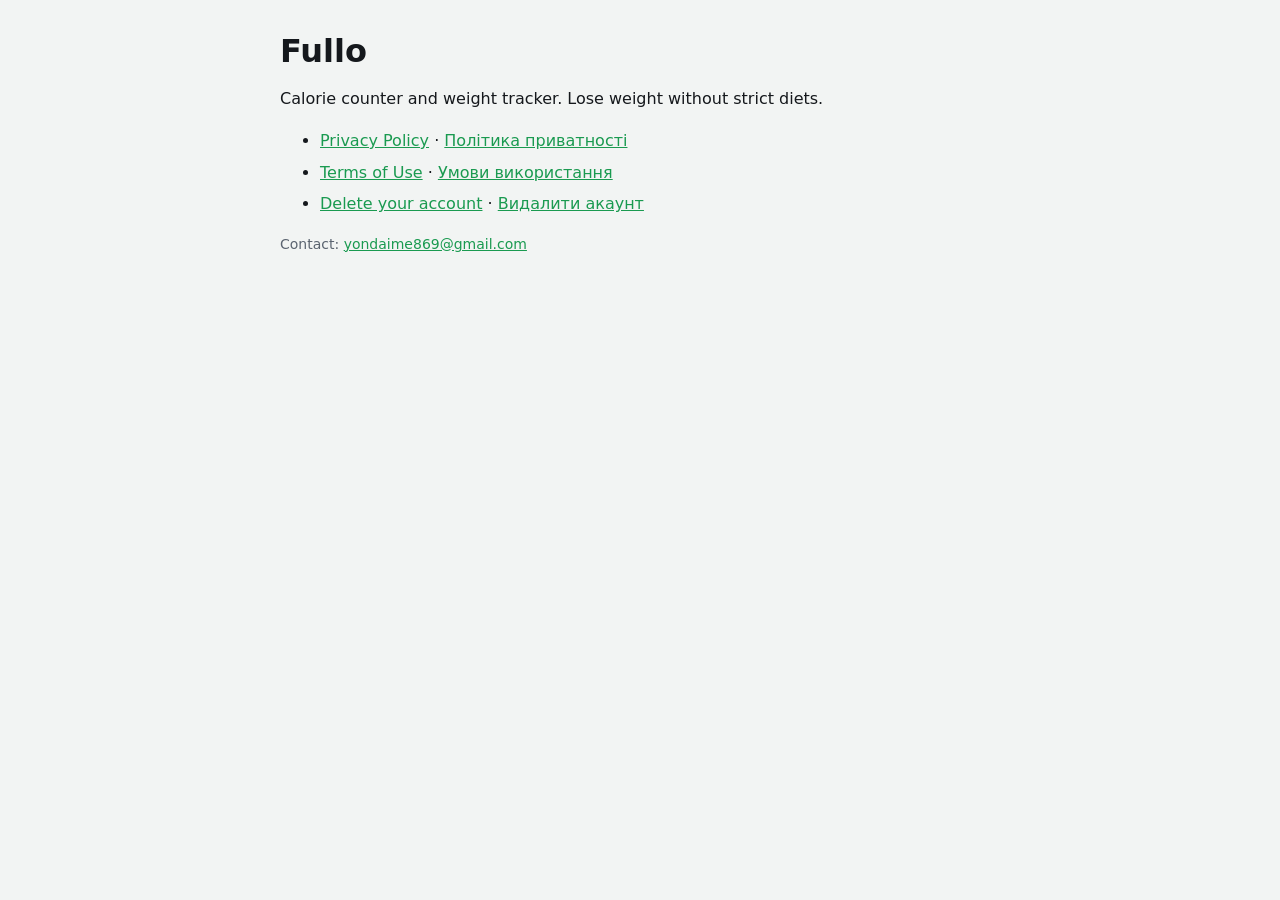
<file: index.html>
<!doctype html>
<html lang="en">
  <head>
    <meta charset="utf-8" />
    <meta name="viewport" content="width=device-width, initial-scale=1" />
    <title>Fullo</title>
    <link rel="stylesheet" href="style.css" />
  </head>
  <body>
    <main>
      <h1>Fullo</h1>
      <p>Calorie counter and weight tracker. Lose weight without strict diets.</p>
      <ul>
        <li>
          <a href="privacy.html">Privacy Policy</a> ·
          <a href="privacy.html#uk">Політика приватності</a>
        </li>
        <li>
          <a href="terms.html">Terms of Use</a> · <a href="terms.html#uk">Умови використання</a>
        </li>
        <li>
          <a href="delete-account.html">Delete your account</a> ·
          <a href="delete-account.html#uk">Видалити акаунт</a>
        </li>
      </ul>
      <p class="muted">Contact: <a href="mailto:yondaime869@gmail.com">yondaime869@gmail.com</a></p>
    </main>
  </body>
</html>
</file>
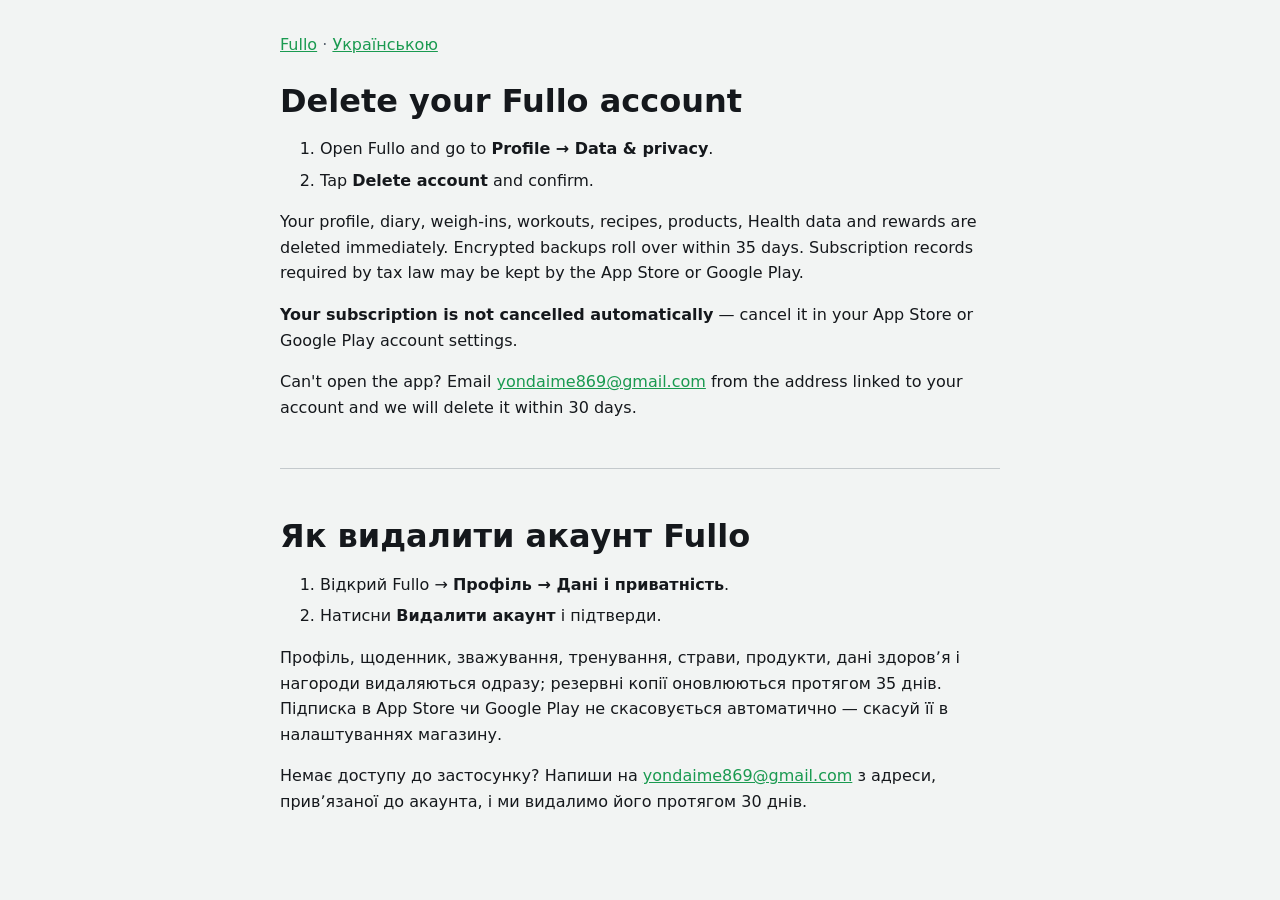
<file: delete-account.html>
<!doctype html>
<html lang="en">
  <head>
    <meta charset="utf-8" />
    <meta name="viewport" content="width=device-width, initial-scale=1" />
    <title>Fullo — Delete your account</title>
    <link rel="stylesheet" href="style.css" />
  </head>
  <body>
    <main>
      <nav><a href="./">Fullo</a> · <a href="#uk">Українською</a></nav>
      <h1>Delete your Fullo account</h1>
      <ol>
        <li>Open Fullo and go to <b>Profile → Data &amp; privacy</b>.</li>
        <li>Tap <b>Delete account</b> and confirm.</li>
      </ol>
      <p>
        Your profile, diary, weigh-ins, workouts, recipes, products, Health data and rewards are
        deleted immediately. Encrypted backups roll over within 35 days. Subscription records
        required by tax law may be kept by the App Store or Google Play.
      </p>
      <p>
        <b>Your subscription is not cancelled automatically</b> — cancel it in your App Store or
        Google Play account settings.
      </p>
      <p>
        Can't open the app? Email
        <a href="mailto:yondaime869@gmail.com?subject=Delete%20my%20Fullo%20account">yondaime869@gmail.com</a>
        from the address linked to your account and we will delete it within 30 days.
      </p>

      <hr id="uk" />
      <div lang="uk">
        <h1>Як видалити акаунт Fullo</h1>
        <ol>
          <li>Відкрий Fullo → <b>Профіль → Дані і приватність</b>.</li>
          <li>Натисни <b>Видалити акаунт</b> і підтверди.</li>
        </ol>
        <p>
          Профіль, щоденник, зважування, тренування, страви, продукти, дані здоровʼя і нагороди
          видаляються одразу; резервні копії оновлюються протягом 35 днів. Підписка в App Store чи
          Google Play не скасовується автоматично — скасуй її в налаштуваннях магазину.
        </p>
        <p>
          Немає доступу до застосунку? Напиши на
          <a href="mailto:yondaime869@gmail.com">yondaime869@gmail.com</a> з адреси, привʼязаної до акаунта, і
          ми видалимо його протягом 30 днів.
        </p>
      </div>
    </main>
  </body>
</html>
</file>
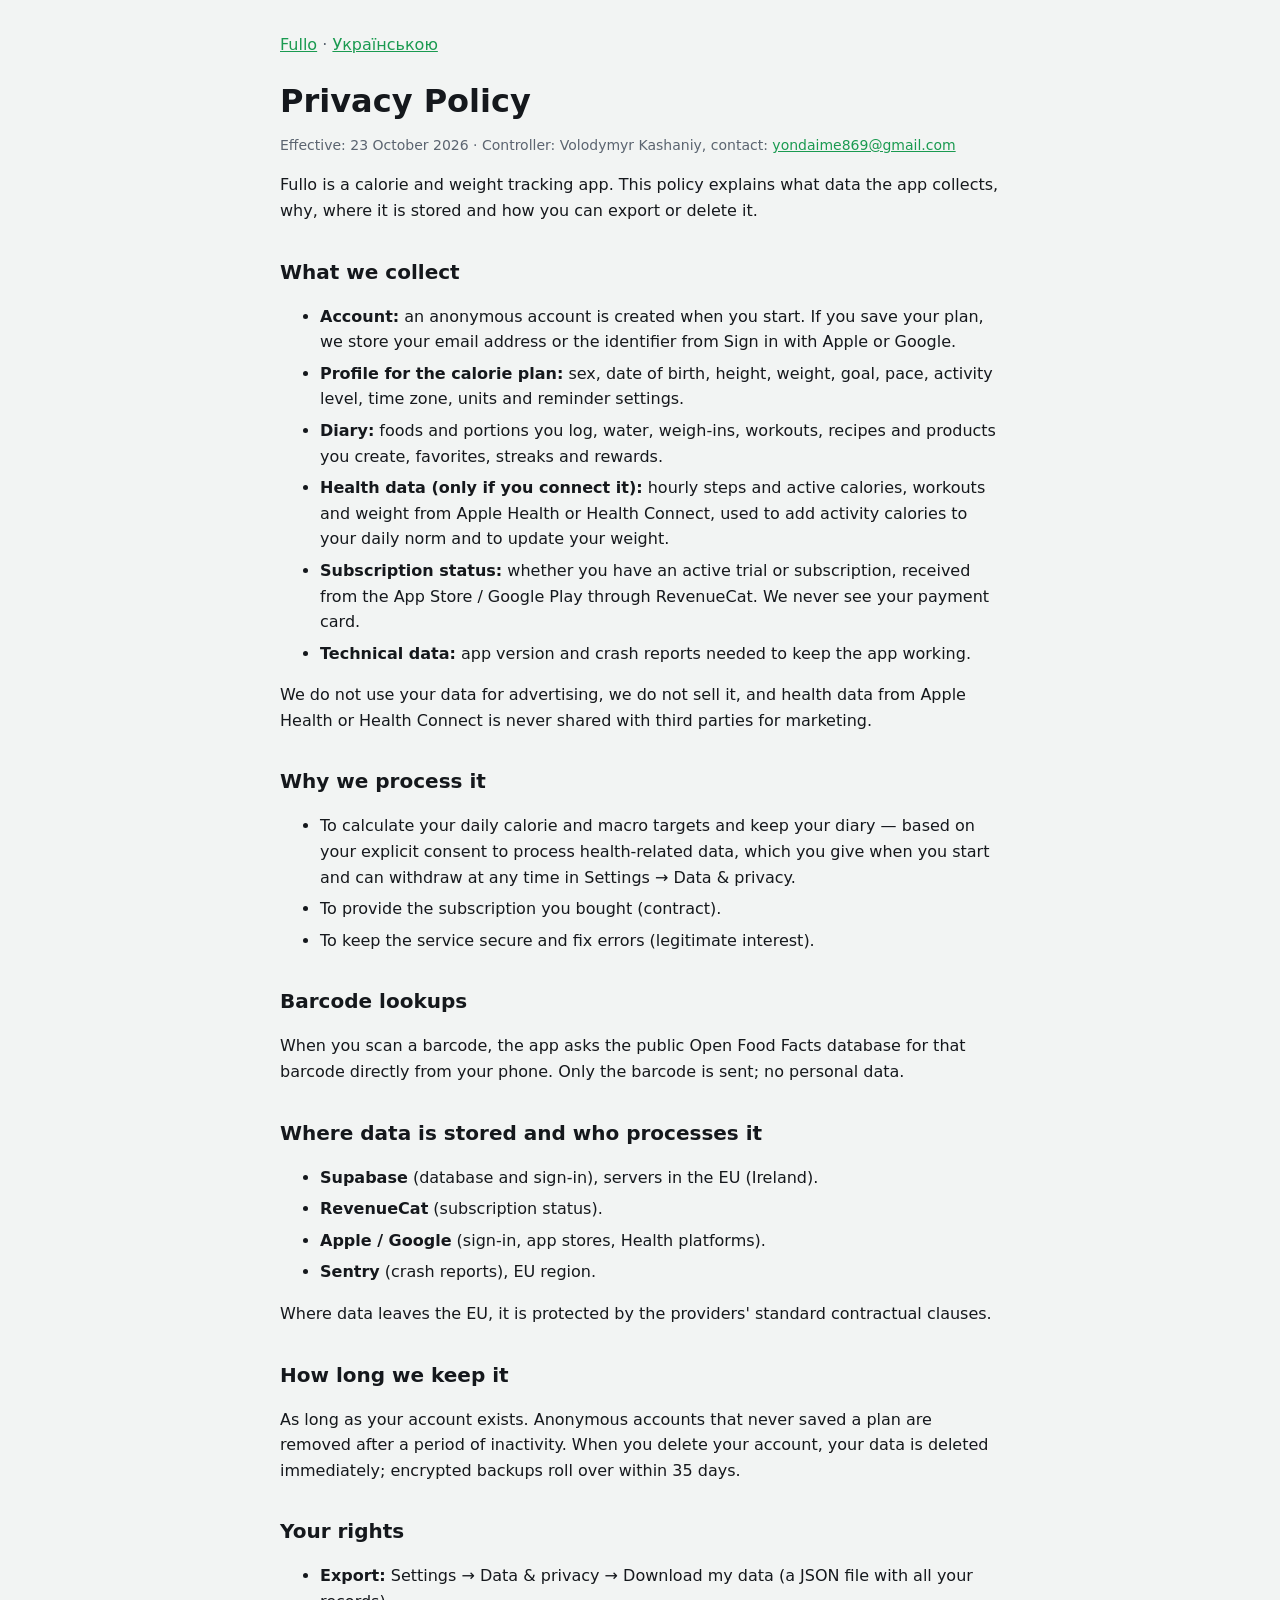
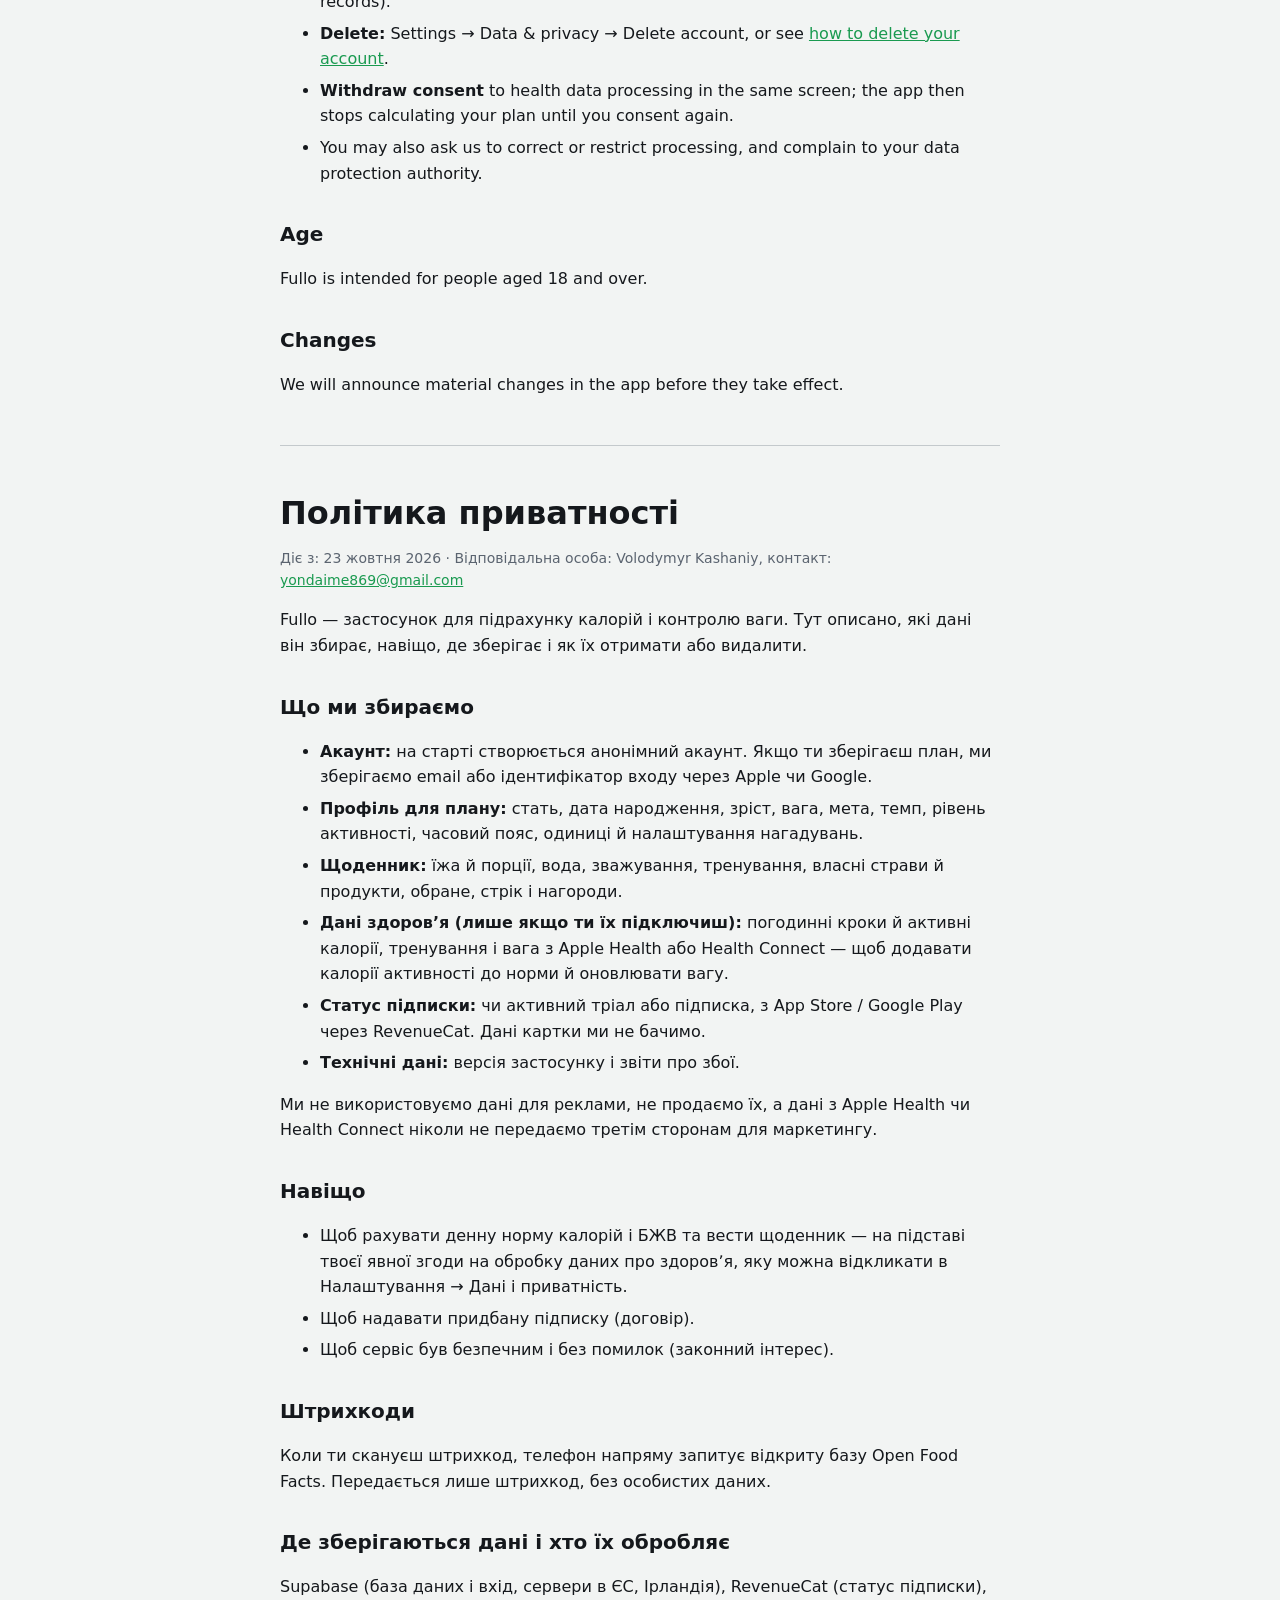
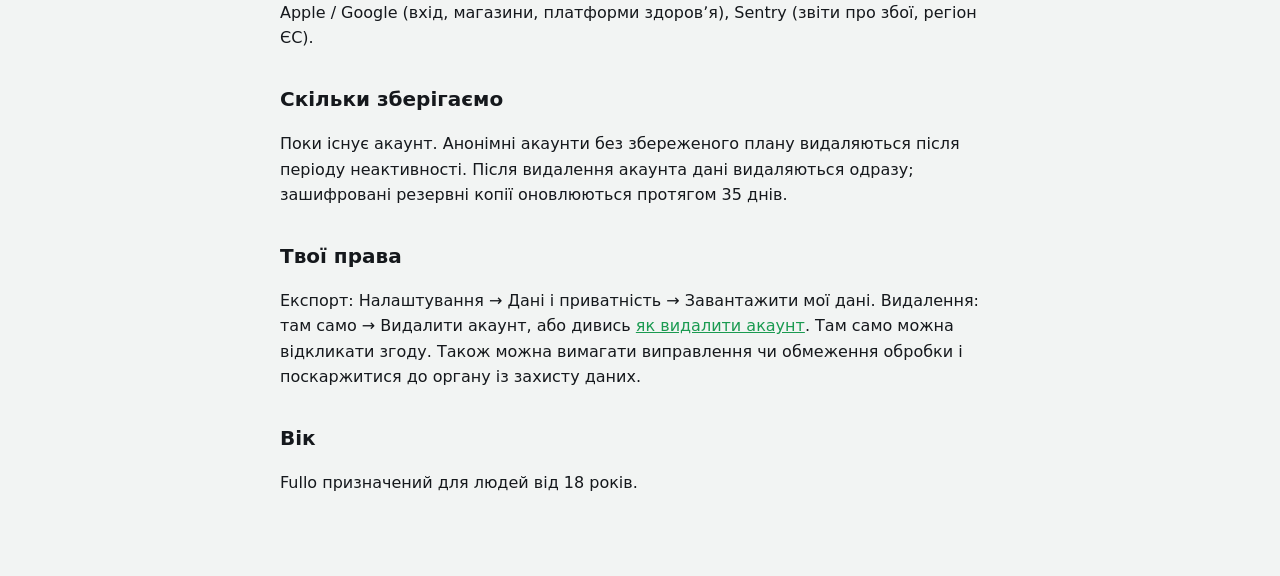
<file: privacy.html>
<!doctype html>
<html lang="en">
  <head>
    <meta charset="utf-8" />
    <meta name="viewport" content="width=device-width, initial-scale=1" />
    <title>Fullo — Privacy Policy</title>
    <link rel="stylesheet" href="style.css" />
  </head>
  <body>
    <main>
      <nav><a href="./">Fullo</a> · <a href="#uk">Українською</a></nav>

      <h1>Privacy Policy</h1>
      <p class="muted">
        Effective: 23 October 2026 · Controller: Volodymyr Kashaniy, contact:
        <a href="mailto:yondaime869@gmail.com">yondaime869@gmail.com</a>
      </p>

      <p>
        Fullo is a calorie and weight tracking app. This policy explains what data the app collects,
        why, where it is stored and how you can export or delete it.
      </p>

      <h2>What we collect</h2>
      <ul>
        <li>
          <b>Account:</b> an anonymous account is created when you start. If you save your plan, we
          store your email address or the identifier from Sign in with Apple or Google.
        </li>
        <li>
          <b>Profile for the calorie plan:</b> sex, date of birth, height, weight, goal, pace,
          activity level, time zone, units and reminder settings.
        </li>
        <li>
          <b>Diary:</b> foods and portions you log, water, weigh-ins, workouts, recipes and products
          you create, favorites, streaks and rewards.
        </li>
        <li>
          <b>Health data (only if you connect it):</b> hourly steps and active calories, workouts
          and weight from Apple Health or Health Connect, used to add activity calories to your
          daily norm and to update your weight.
        </li>
        <li>
          <b>Subscription status:</b> whether you have an active trial or subscription, received
          from the App Store / Google Play through RevenueCat. We never see your payment card.
        </li>
        <li>
          <b>Technical data:</b> app version and crash reports needed to keep the app working.
        </li>
      </ul>
      <p>
        We do not use your data for advertising, we do not sell it, and health data from Apple
        Health or Health Connect is never shared with third parties for marketing.
      </p>

      <h2>Why we process it</h2>
      <ul>
        <li>
          To calculate your daily calorie and macro targets and keep your diary — based on your
          explicit consent to process health-related data, which you give when you start and can
          withdraw at any time in Settings → Data &amp; privacy.
        </li>
        <li>To provide the subscription you bought (contract).</li>
        <li>To keep the service secure and fix errors (legitimate interest).</li>
      </ul>

      <h2>Barcode lookups</h2>
      <p>
        When you scan a barcode, the app asks the public Open Food Facts database for that barcode
        directly from your phone. Only the barcode is sent; no personal data.
      </p>

      <h2>Where data is stored and who processes it</h2>
      <ul>
        <li><b>Supabase</b> (database and sign-in), servers in the EU (Ireland).</li>
        <li><b>RevenueCat</b> (subscription status).</li>
        <li><b>Apple / Google</b> (sign-in, app stores, Health platforms).</li>
        <li><b>Sentry</b> (crash reports), EU region.</li>
      </ul>
      <p>
        Where data leaves the EU, it is protected by the providers' standard contractual clauses.
      </p>

      <h2>How long we keep it</h2>
      <p>
        As long as your account exists. Anonymous accounts that never saved a plan are removed after
        a period of inactivity. When you delete your account, your data is deleted immediately;
        encrypted backups roll over within 35 days.
      </p>

      <h2>Your rights</h2>
      <ul>
        <li>
          <b>Export:</b> Settings → Data &amp; privacy → Download my data (a JSON file with all your
          records).
        </li>
        <li>
          <b>Delete:</b> Settings → Data &amp; privacy → Delete account, or see
          <a href="delete-account.html">how to delete your account</a>.
        </li>
        <li>
          <b>Withdraw consent</b> to health data processing in the same screen; the app then stops
          calculating your plan until you consent again.
        </li>
        <li>
          You may also ask us to correct or restrict processing, and complain to your data
          protection authority.
        </li>
      </ul>

      <h2>Age</h2>
      <p>Fullo is intended for people aged 18 and over.</p>

      <h2>Changes</h2>
      <p>We will announce material changes in the app before they take effect.</p>

      <hr id="uk" />

      <h1 lang="uk">Політика приватності</h1>
      <div lang="uk">
        <p class="muted">
          Діє з: 23 жовтня 2026 · Відповідальна особа: Volodymyr Kashaniy, контакт:
          <a href="mailto:yondaime869@gmail.com">yondaime869@gmail.com</a>
        </p>
        <p>
          Fullo — застосунок для підрахунку калорій і контролю ваги. Тут описано, які дані він
          збирає, навіщо, де зберігає і як їх отримати або видалити.
        </p>
        <h2>Що ми збираємо</h2>
        <ul>
          <li>
            <b>Акаунт:</b> на старті створюється анонімний акаунт. Якщо ти зберігаєш план, ми
            зберігаємо email або ідентифікатор входу через Apple чи Google.
          </li>
          <li>
            <b>Профіль для плану:</b> стать, дата народження, зріст, вага, мета, темп, рівень
            активності, часовий пояс, одиниці й налаштування нагадувань.
          </li>
          <li>
            <b>Щоденник:</b> їжа й порції, вода, зважування, тренування, власні страви й продукти,
            обране, стрік і нагороди.
          </li>
          <li>
            <b>Дані здоровʼя (лише якщо ти їх підключиш):</b> погодинні кроки й активні калорії,
            тренування і вага з Apple Health або Health Connect — щоб додавати калорії активності до
            норми й оновлювати вагу.
          </li>
          <li>
            <b>Статус підписки:</b> чи активний тріал або підписка, з App Store / Google Play через
            RevenueCat. Дані картки ми не бачимо.
          </li>
          <li><b>Технічні дані:</b> версія застосунку і звіти про збої.</li>
        </ul>
        <p>
          Ми не використовуємо дані для реклами, не продаємо їх, а дані з Apple Health чи Health
          Connect ніколи не передаємо третім сторонам для маркетингу.
        </p>
        <h2>Навіщо</h2>
        <ul>
          <li>
            Щоб рахувати денну норму калорій і БЖВ та вести щоденник — на підставі твоєї явної згоди
            на обробку даних про здоровʼя, яку можна відкликати в Налаштування → Дані і приватність.
          </li>
          <li>Щоб надавати придбану підписку (договір).</li>
          <li>Щоб сервіс був безпечним і без помилок (законний інтерес).</li>
        </ul>
        <h2>Штрихкоди</h2>
        <p>
          Коли ти скануєш штрихкод, телефон напряму запитує відкриту базу Open Food Facts.
          Передається лише штрихкод, без особистих даних.
        </p>
        <h2>Де зберігаються дані і хто їх обробляє</h2>
        <p>
          Supabase (база даних і вхід, сервери в ЄС, Ірландія), RevenueCat (статус підписки), Apple
          / Google (вхід, магазини, платформи здоровʼя), Sentry (звіти про збої, регіон ЄС).
        </p>
        <h2>Скільки зберігаємо</h2>
        <p>
          Поки існує акаунт. Анонімні акаунти без збереженого плану видаляються після періоду
          неактивності. Після видалення акаунта дані видаляються одразу; зашифровані резервні копії
          оновлюються протягом 35 днів.
        </p>
        <h2>Твої права</h2>
        <p>
          Експорт: Налаштування → Дані і приватність → Завантажити мої дані. Видалення: там само →
          Видалити акаунт, або дивись <a href="delete-account.html">як видалити акаунт</a>. Там само
          можна відкликати згоду. Також можна вимагати виправлення чи обмеження обробки і
          поскаржитися до органу із захисту даних.
        </p>
        <h2>Вік</h2>
        <p>Fullo призначений для людей від 18 років.</p>
      </div>
    </main>
  </body>
</html>
</file>
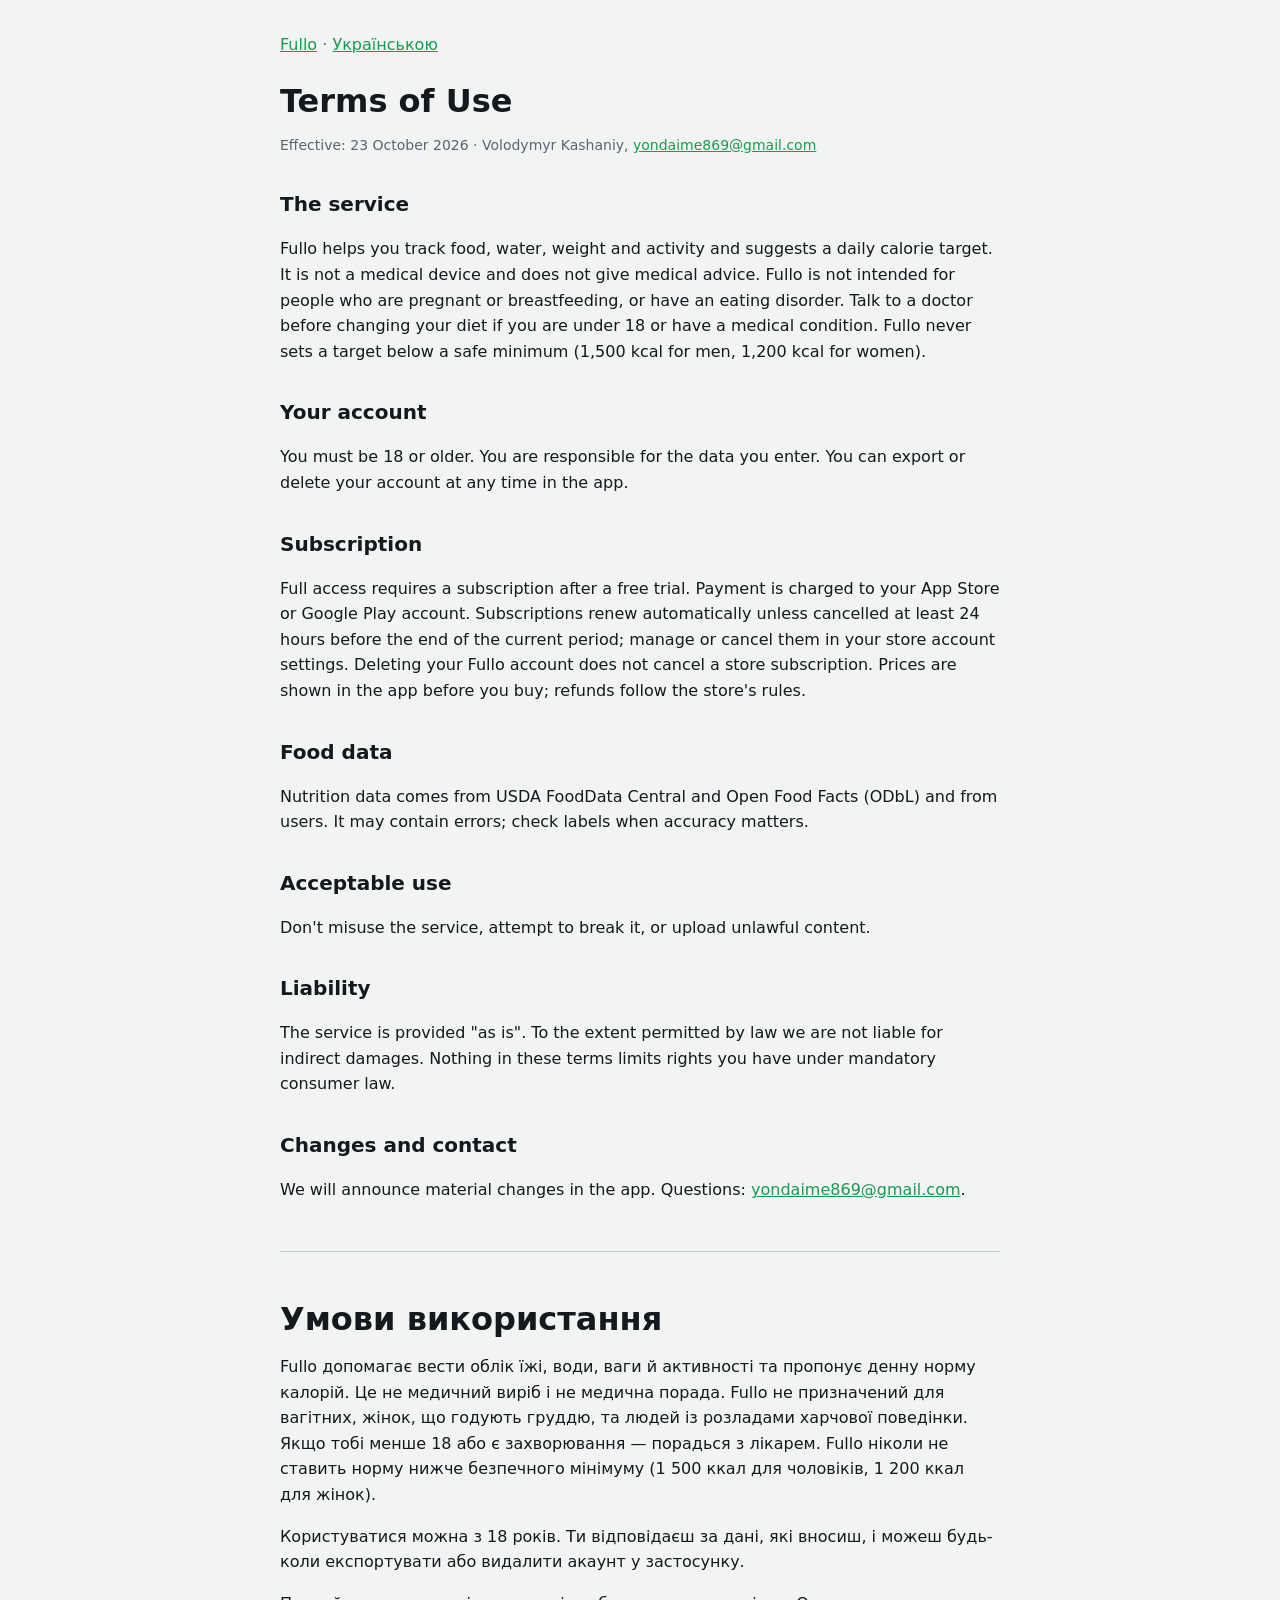
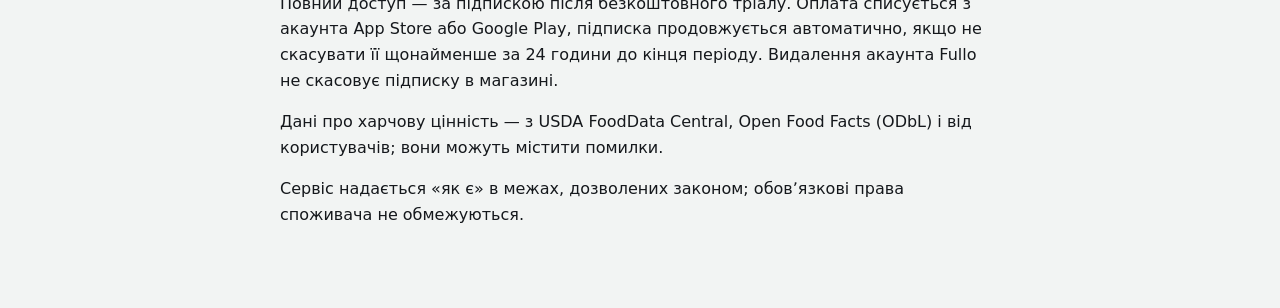
<file: terms.html>
<!doctype html>
<html lang="en">
  <head>
    <meta charset="utf-8" />
    <meta name="viewport" content="width=device-width, initial-scale=1" />
    <title>Fullo — Terms of Use</title>
    <link rel="stylesheet" href="style.css" />
  </head>
  <body>
    <main>
      <nav><a href="./">Fullo</a> · <a href="#uk">Українською</a></nav>

      <h1>Terms of Use</h1>
      <p class="muted">
        Effective: 23 October 2026 · Volodymyr Kashaniy,
        <a href="mailto:yondaime869@gmail.com">yondaime869@gmail.com</a>
      </p>

      <h2>The service</h2>
      <p>
        Fullo helps you track food, water, weight and activity and suggests a daily calorie target.
        It is not a medical device and does not give medical advice. Fullo is not intended for
        people who are pregnant or breastfeeding, or have an eating disorder. Talk to a doctor
        before changing your diet if you are under 18 or have a medical condition. Fullo never sets
        a target below a safe minimum (1,500 kcal for men, 1,200 kcal for women).
      </p>

      <h2>Your account</h2>
      <p>
        You must be 18 or older. You are responsible for the data you enter. You can export or
        delete your account at any time in the app.
      </p>

      <h2>Subscription</h2>
      <p>
        Full access requires a subscription after a free trial. Payment is charged to your App Store
        or Google Play account. Subscriptions renew automatically unless cancelled at least 24 hours
        before the end of the current period; manage or cancel them in your store account settings.
        Deleting your Fullo account does not cancel a store subscription. Prices are shown in the
        app before you buy; refunds follow the store's rules.
      </p>

      <h2>Food data</h2>
      <p>
        Nutrition data comes from USDA FoodData Central and Open Food Facts (ODbL) and from users.
        It may contain errors; check labels when accuracy matters.
      </p>

      <h2>Acceptable use</h2>
      <p>Don't misuse the service, attempt to break it, or upload unlawful content.</p>

      <h2>Liability</h2>
      <p>
        The service is provided "as is". To the extent permitted by law we are not liable for
        indirect damages. Nothing in these terms limits rights you have under mandatory consumer
        law.
      </p>

      <h2>Changes and contact</h2>
      <p>
        We will announce material changes in the app. Questions:
        <a href="mailto:yondaime869@gmail.com">yondaime869@gmail.com</a>.
      </p>

      <hr id="uk" />
      <div lang="uk">
        <h1>Умови використання</h1>
        <p>
          Fullo допомагає вести облік їжі, води, ваги й активності та пропонує денну норму калорій.
          Це не медичний виріб і не медична порада. Fullo не призначений для вагітних, жінок, що
          годують груддю, та людей із розладами харчової поведінки. Якщо тобі менше 18 або є
          захворювання — порадься з лікарем. Fullo ніколи не ставить норму нижче безпечного мінімуму
          (1 500 ккал для чоловіків, 1 200 ккал для жінок).
        </p>
        <p>
          Користуватися можна з 18 років. Ти відповідаєш за дані, які вносиш, і можеш будь-коли
          експортувати або видалити акаунт у застосунку.
        </p>
        <p>
          Повний доступ — за підпискою після безкоштовного тріалу. Оплата списується з акаунта App
          Store або Google Play, підписка продовжується автоматично, якщо не скасувати її щонайменше
          за 24 години до кінця періоду. Видалення акаунта Fullo не скасовує підписку в магазині.
        </p>
        <p>
          Дані про харчову цінність — з USDA FoodData Central, Open Food Facts (ODbL) і від
          користувачів; вони можуть містити помилки.
        </p>
        <p>
          Сервіс надається «як є» в межах, дозволених законом; обовʼязкові права споживача не
          обмежуються.
        </p>
      </div>
    </main>
  </body>
</html>
</file>
<file: style.css>
:root {
  color-scheme: light dark;
  --bg: #f2f4f3;
  --fg: #15181c;
  --muted: #5b6470;
  --link: #1a9a50;
  --card: #fff;
}
@media (prefers-color-scheme: dark) {
  :root {
    --bg: #0f1211;
    --fg: #f2f4f3;
    --muted: #a7b0ac;
    --link: #4fd88a;
    --card: #1a1e1c;
  }
}
body {
  margin: 0;
  background: var(--bg);
  color: var(--fg);
  font:
    16px/1.6 system-ui,
    -apple-system,
    'Segoe UI',
    sans-serif;
}
main {
  max-width: 720px;
  margin: 0 auto;
  padding: 32px 16px 64px;
}
nav {
  margin-bottom: 24px;
  color: var(--muted);
}
h1 {
  font-size: 32px;
  line-height: 1.2;
  margin: 0 0 8px;
}
h2 {
  font-size: 20px;
  margin: 32px 0 8px;
}
a {
  color: var(--link);
}
.muted {
  color: var(--muted);
  font-size: 14px;
}
hr {
  border: 0;
  border-top: 1px solid var(--muted);
  opacity: 0.3;
  margin: 48px 0;
}
li {
  margin: 6px 0;
}
</file>
